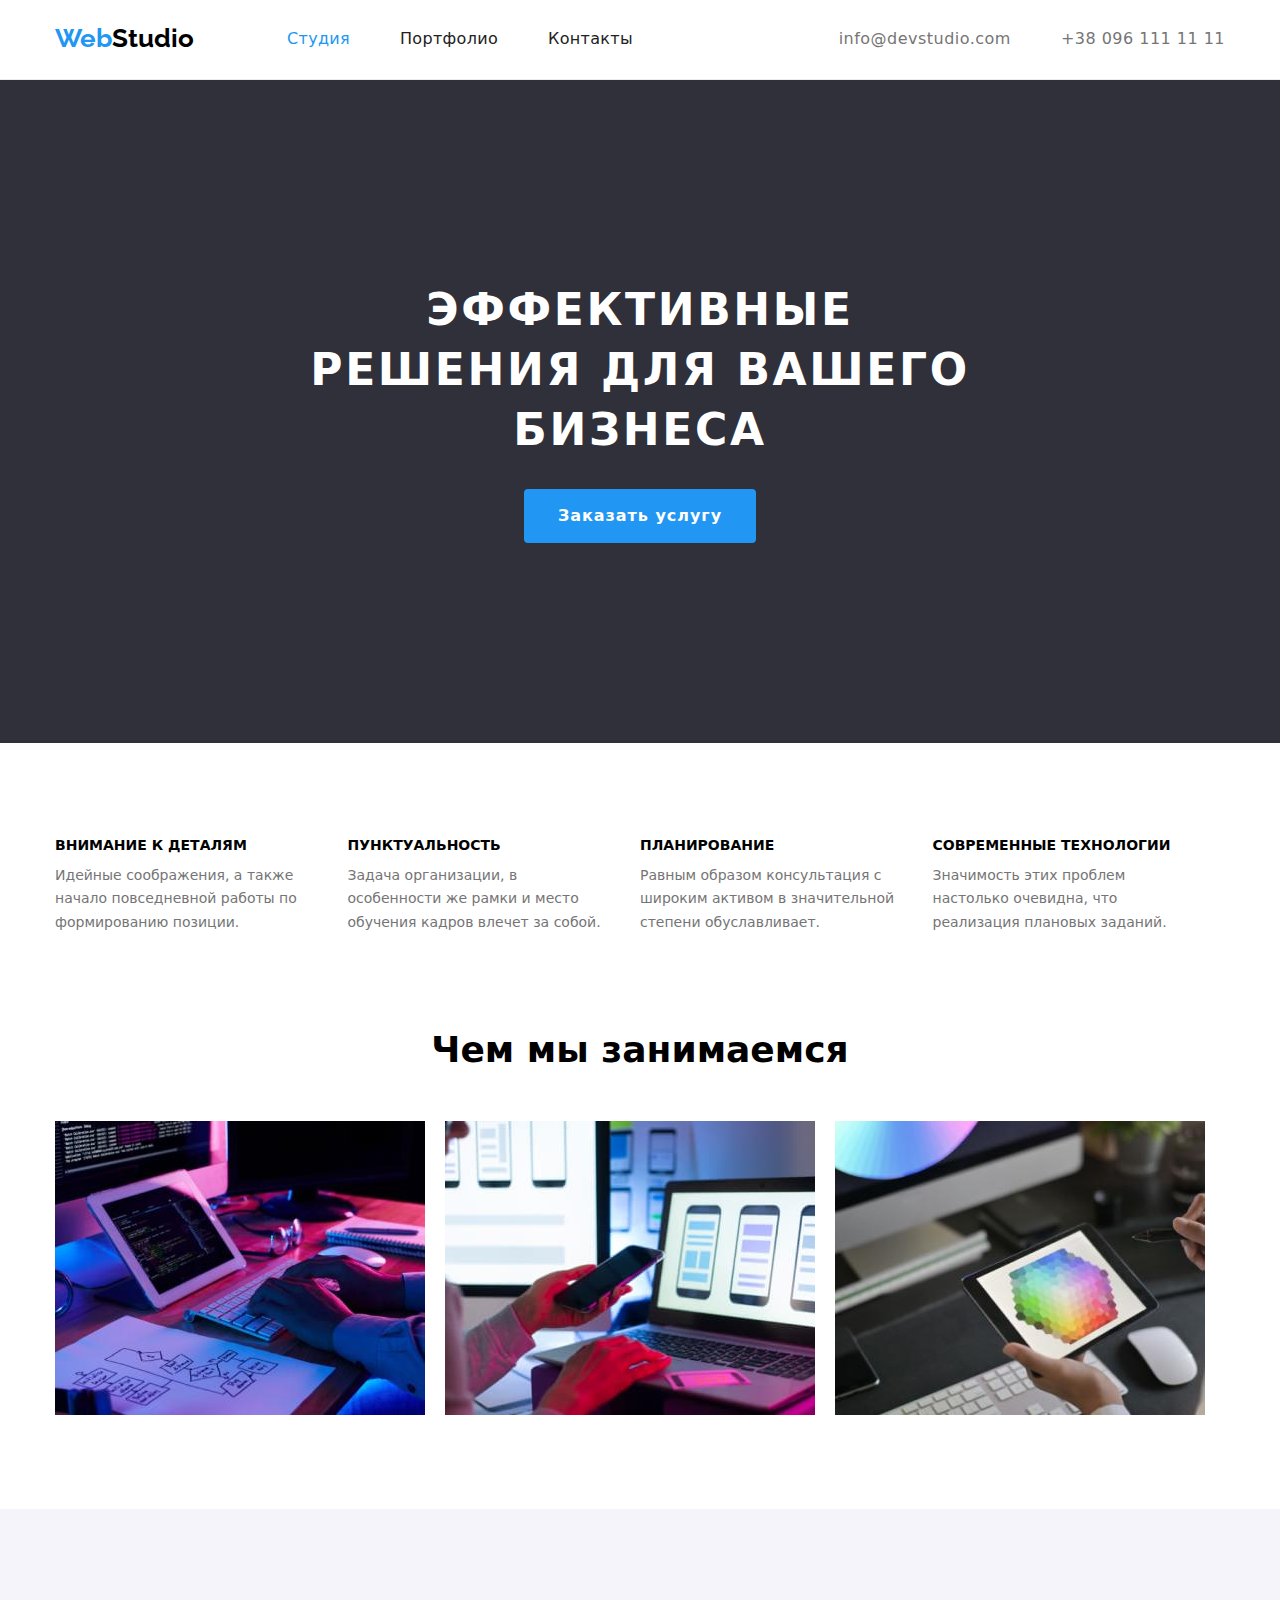
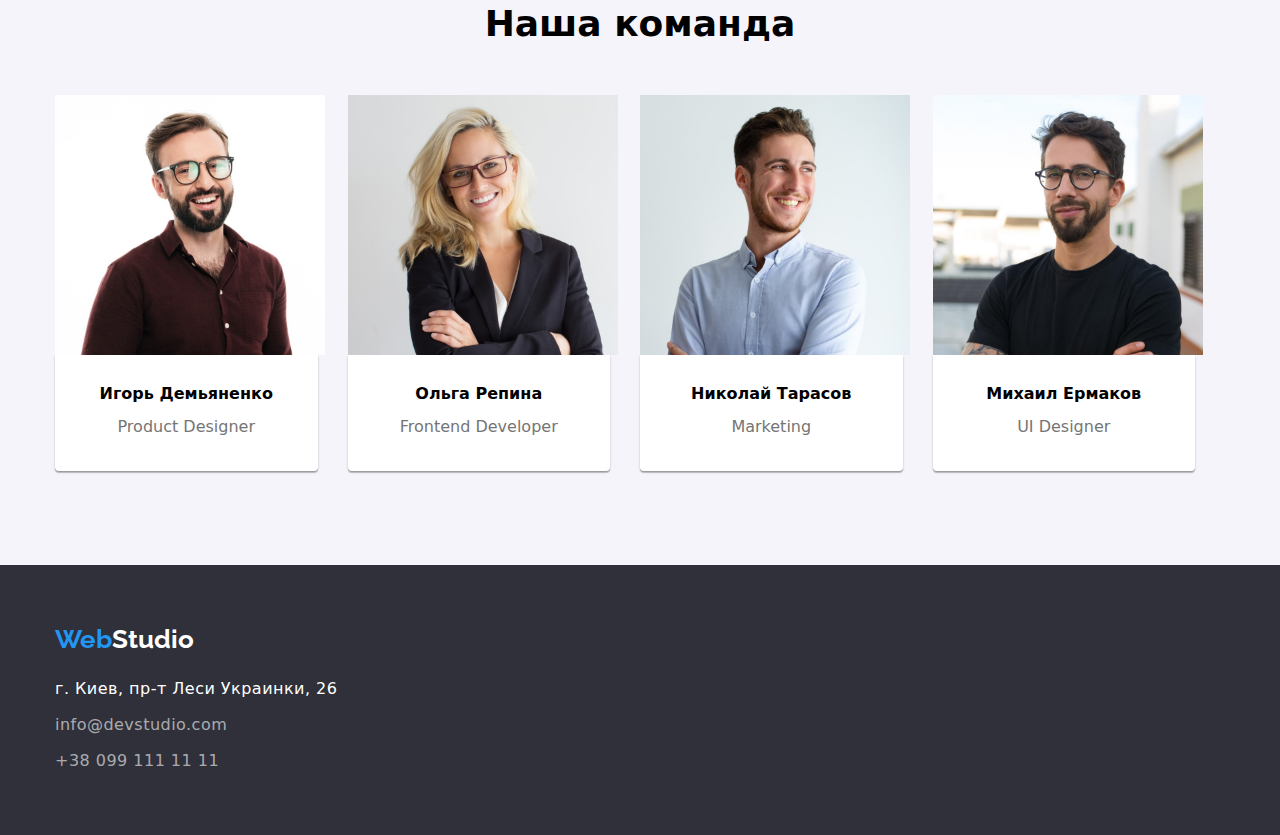
<file: index.html>
<!DOCTYPE html>
<html lang="ru">
    <head>
        <meta charset="UTF-8">
        <meta http-equiv="X-UA-Compatible" content="IE=edge">
        <meta name="viewport" content="width=device-width, initial-scale=1.0">
        <title>Document</title>
        <link rel="stylesheet"
            href="https://cdnjs.cloudflare.com/ajax/libs/modern-normalize/1.1.0/modern-normalize.min.css">
        <link rel="preconnect" href="https://fonts.googleapis.com">
        <link rel="preconnect" href="https://fonts.gstatic.com" crossorigin>
        <link
            href="https://fonts.googleapis.com/css2?family=Raleway:wght@700&family=Roboto:wght@400;500;700;900&display=swap"
            rel="stylesheet">
        <link rel="stylesheet" href="./css/styles.css">
    </head>


    <body>
        <header class="header">
            <div class="container header-container">
                <nav class="site-nav header-wrap">
                    <a class="link logo" href=""> <span class="web">Web</span>Studio</a>
                    <ul class="header-list list">
                        <li class="header-item"> <a class="header-link link
                                current-page-link"
                                href="">Студия</a></li>
                        <li class="header-item"> <a class="header-link link"
                                href="./portfolio.html"> Портфолио</a></li>
                        <li class="header-item"> <a class="header-link link"
                                href=""> Контакты</a></li>
                    </ul>
                </nav>
                <ul class="list contacts-nav">
                    <li class="contacts-item"> <a class="contacts-link link"
                            href="mailto:info@devstudio.com">info@devstudio.com</a></li>
                    <li class="contacts-item"> <a class="contacts-link link"
                            href="tel:+380961111111">+38
                            096
                            111 11 11</a></li>
                </ul>
            </div>
        </header>
        <main>
            <section class="hero">
                <div class="container">
                    <h1 class="hero-title">Эффективные решения для вашего
                        бизнеса</h1>
                    <button type="button hero-btn" class="button">Заказать
                        услугу</button>
                </div>
            </section>
            <section class="section">
                <div class="container">
                    <h2 class="visually-hidden">Наши преимущества</h2>
                    <ul class="advantages-list list">
                        <li class="advantages-item">
                            <h3 class="advantages-descr section-subtitle">Внимание
                                к
                                деталям</h3>
                            <p class="subtitle-text">Идейные соображения, а
                                также
                                начало повседневной
                                работы по формированию позиции.</p>
                        </li>
                        <li class="advantages-item">
                            <h3 class="advantages-descr section-subtitle">Пунктуальность</h3>
                            <p class="subtitle-text">Задача организации, в
                                особенности же рамки и место
                                обучения кадров влечет за собой.</p>
                        </li>
                        <li class="advantages-item">
                            <h3 class="advantages-descr section-subtitle">Планирование</h3>
                            <p class="subtitle-text">Равным образом
                                консультация
                                с
                                широким активом в
                                значительной степени обуславливает.</p>
                        </li>
                        <li class="advantages-item">
                            <h3 class="advantages-descr section-subtitle">Современные
                                технологии</h3>
                            <p class="subtitle-text">Значимость этих проблем
                                настолько очевидна, что
                                реализация плановых заданий.</p>
                        </li>
                    </ul>
                </div>
            </section>
            <section class="section features">
                <div class="container">
                    <h2 class="features-title section-title">Чем мы
                        занимаемся</h2>
                    <ul class="features-list list features-wrap">
                        <li class="features-item"> <img
                                src="./images/computer.jpg"
                                alt="схема" width="370"> </li>
                        <li class="features-item"> <img
                                src="./images/phone.jpg"
                                alt="телефон" width="370"> </li>
                        <li class="features-item"> <img
                                src="./images/colors.jpg"
                                alt="панель
                                цветов" width="370"> </li>
                    </ul>
                </div>
            </section>
            <section class="section team">
                <div class="container">
                    <h2 class="section-title team-title">Наша команда</h2>
                    <ul class="list team-list team-wrap">
                        <li class="team-item">
                            <img src="./images/Product-designer.jpg"
                                alt="Product-designer" width="270">
                            <div class="team-container">
                                <h3 class="team-member-name section-subtitle">Игорь
                                    Демьяненко</h3>
                                <p class="team-member-pos subtitle-text">Product
                                    Designer</p>
                            </div>
                        </li>
                        <li class="team-item">
                            <img src="./images/Front-end-developer.jpg"
                                alt="Front-end-developer" width="270">
                            <div class="team-container">
                                <h3 class="team-member-name section-subtitle">Ольга
                                    Репина</h3>
                                <p class="team-member-pos subtitle-text">Frontend
                                    Developer</p>
                            </div>
                        </li>
                        <li class="team-item">
                            <img src="./images/Marketing.jpg"
                                alt="Marketing" width="270">
                            <div class="team-container">
                                <h3 class="team-member-name section-subtitle">Николай
                                    Тарасов</h3>
                                <p class="team-member-pos subtitle-text">Marketing</p>
                            </div>
                        </li>
                        <li class="team-item">
                            <img src="./images/Designer.jpg"
                                alt="u-i-designer" width="270">
                            <div class="team-container">
                                <h3 class="team-member-name section-subtitle">Михаил
                                    Ермаков</h3>
                                <p class="team-member-pos subtitle-text">UI
                                    Designer</p>
                            </div>
                        </li>
                    </ul>
                </div>
            </section>
        </main>

        <footer class="footer">
            <div class="container">
                <a class="logo logo-white" href=""> <span class="web">Web</span>Studio</a>
                <address class="address">
                    <ul class="list footer-list">
                        <li class="address-item"> <a class="link contacts-link
                                address-link"
                                href="https://www.google.com/maps/place/%D0%B1%D1%83%D0%BB.+%D0%9B%D0%B5%D1%81%D0%B8+%D0%A3%D0%BA%D1%80%D0%B0%D0%B8%D0%BD%D0%BA%D0%B8,+26,+%D0%9A%D0%B8%D0%B5%D0%B2,+02000/@50.4265807,30.5361971,17z/data=!3m1!4b1!4m5!3m4!1s0x40d4cf0e033ecbe9:0x57a4dffefec77da0!8m2!3d50.4265807!4d30.5383859">г.
                                Киев,
                                пр-т Леси
                                Украинки, 26</a></li>
                        <li class="address-item"><a class="contacts-link-white
                                contacts-link
                                link"
                                href="mailto:info@devstudio.com">info@devstudio.com</a></li>
                        <li><a class="contacts-link-white
                                contacts-link
                                link"
                                href="tel:+380991111111">+38
                                099 111
                                11 11</a></li>
                    </ul>
                </address>
            </div>
        </footer>
    </body>
</html>
</file>
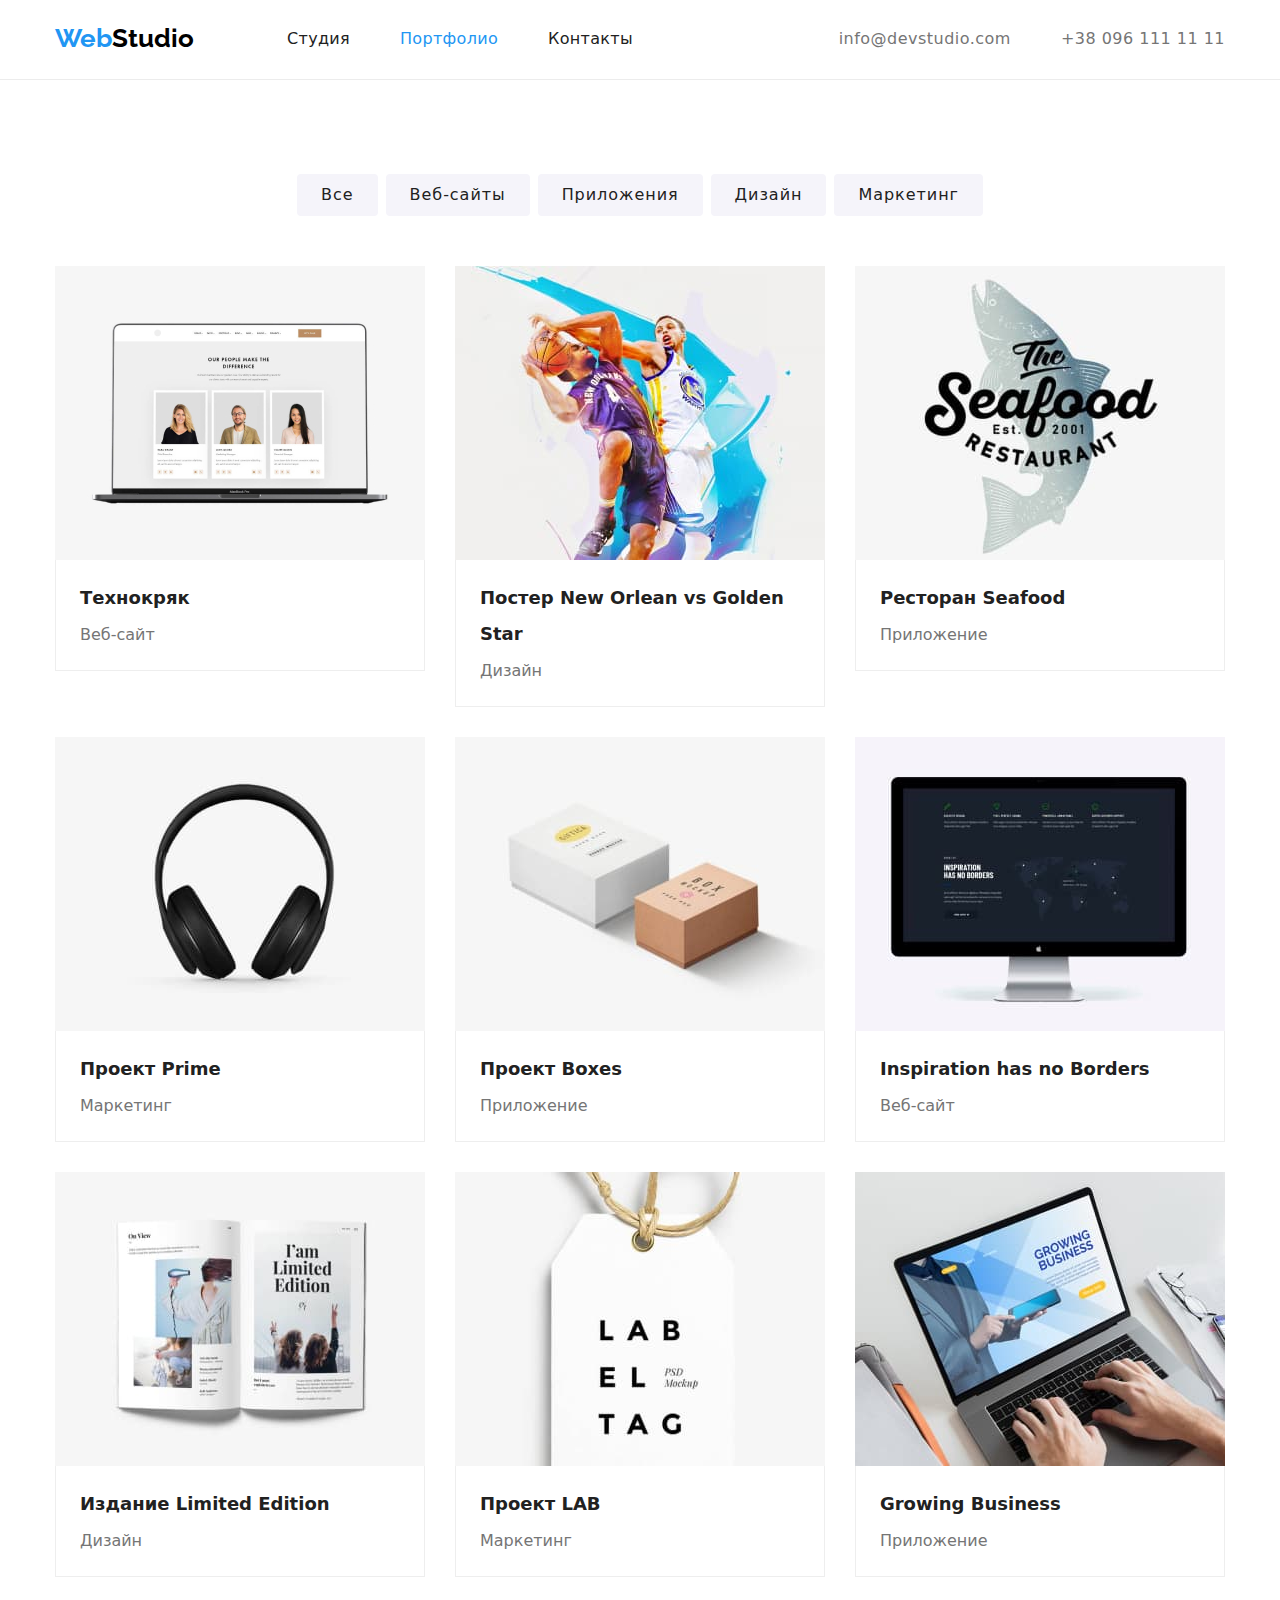
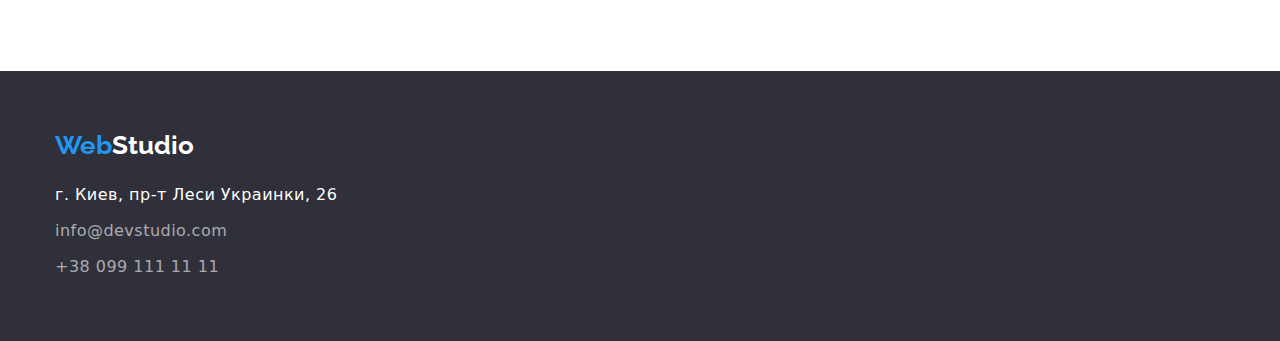
<file: portfolio.html>
<!DOCTYPE html>
<html lang="en">
    <head>
        <meta charset="UTF-8">
        <meta http-equiv="X-UA-Compatible" content="IE=edge">
        <meta name="viewport" content="width=device-width, initial-scale=1.0">
        <title>Document</title>
        <link rel="stylesheet"
            href="https://cdnjs.cloudflare.com/ajax/libs/modern-normalize/1.1.0/modern-normalize.min.css">
        <link rel="preconnect" href="https://fonts.googleapis.com">
        <link rel="preconnect" href="https://fonts.gstatic.com" crossorigin>
        <link
            href="https://fonts.googleapis.com/css2?family=Raleway:wght@700&family=Roboto:wght@400;500;700;900&display=swap"
            rel="stylesheet">
        <link rel="stylesheet" href="./css/styles.css">
    </head>
    <body class="page">

        <header class="header">
            <div class="container header-container">
                <nav class="site-nav header-wrap">
                    <a class="link logo" href=""> <span class="web">Web</span>Studio</a>
                    <ul class="header-list list">
                        <li class="header-item"> <a class="header-link link"
                                href="./index.html">Студия</a></li>
                        <li class="header-item"> <a class="header-link link
                                current-page-link"
                                href=""> Портфолио</a></li>
                        <li class="header-item"> <a class="header-link link"
                                href=""> Контакты</a></li>
                    </ul>
                </nav>
                <ul class="list contacts-nav">
                    <li class="contacts-item"> <a class="contacts-link link"
                            href="mailto:info@devstudio.com">info@devstudio.com</a></li>
                    <li class="contacts-item"> <a class="contacts-link link"
                            href="tel:+380961111111">+38
                            096
                            111 11 11</a></li>
                </ul>
            </div>
        </header>
        <main>
            <section class="section">
                <div class="container">
                    <h1 class="visually-hidden">Проекты</h1>
                    <ul class="list projects-list">
                        <li class="item projects-item">
                            <button type="button" class="button
                                projects-button">Все</button></li>
                        <li class="item projects-item"><button type="button"
                                class="button projects-button">Веб-сайты</button></li>
                        <li class="item projects-item"><button type="button"
                                class="button projects-button">Приложения</button></li>
                        <li class="item projects-item"><button type="button"
                                class="button projects-button"> Дизайн</button></li>
                        <li class="item projects-item"><button type="button"
                                class="button projects-button">Маркетинг</button></li>
                    </ul>
                    <ul class="list projects-wrap">
                        <li class="item projects-item-wrap">
                            <a href="" class="link">
                                <img
                                    src="./images/project1.jpg" alt="Сайт
                                    Технокряк" width="370">
                                <div class="projects-content">
                                    <h2 class="projects-name-link
                                        section-subtitle">Технокряк</h2>
                                    <p class="projects-type-link subtitle-text">Веб-сайт</p>
                                </div>
                            </a>

                        </li>
                        <li class="item projects-item-wrap">
                            <a href="" class="link">
                                <img
                                    src="./images/project2.jpg" alt="Дизайн
                                    Постер
                                    New Orlean vs
                                    Golden Star" width="370">
                                <div class="projects-content">
                                    <h2 class="projects-name-link
                                        section-subtitle">Постер
                                        New Orlean vs
                                        Golden Star</h2>
                                    <p class="projects-type-link subtitle-text">Дизайн</p>
                                </div>
                            </a>
                        </li>
                        <li class="item projects-item-wrap">
                            <a href="" class="link"><img
                                    src="./images/project3.jpg" alt="Ресторан
                                    Seafood" width="370">
                                <div class="projects-content">
                                    <h2 class="projects-name-link
                                        section-subtitle">Ресторан
                                        Seafood</h2>
                                    <p class="projects-type-link subtitle-text">Приложение</p>
                                </div>
                            </a>
                        </li>
                        <li class="item projects-item-wrap">
                            <a href="" class="link"><img
                                    src="./images/project4.jpg" alt="Наушники,
                                    проект Prime" width="370">
                                <div class="projects-content">
                                    <h2 class="projects-name-link
                                        section-subtitle">Проект
                                        Prime</h2>
                                    <p class="projects-type-link subtitle-text">Маркетинг</p>
                                </div>
                            </a>
                        </li>
                        <li class="item projects-item-wrap">
                            <a href="" class="link"><img
                                    src="./images/project5.jpg" alt="Boxes"
                                    width="370">
                                <div class="projects-content">
                                    <h2 class="projects-name-link
                                        section-subtitle">Проект
                                        Boxes</h2>
                                    <p class="projects-type-link subtitle-text">Приложение</p>
                                </div>
                            </a>
                        </li>
                        <li class="item projects-item-wrap">
                            <a href="" class="link">
                                <img
                                    src="./images/project6.jpg" alt="сайт
                                    Inspiration has no
                                    Borders" width="370">
                                <div class="projects-content">
                                    <h2 class="projects-name-link
                                        section-subtitle">Inspiration
                                        has no
                                        Borders</h2>
                                    <p class="projects-type-link subtitle-text">Веб-сайт</p>
                                </div>
                            </a>
                        </li>
                        <li class="item projects-item-wrap">
                            <a href="" class="link">
                                <img
                                    src="./images/project7.jpg" alt="Издание
                                    Limited
                                    Edition" width="370">
                                <div class="projects-content">
                                    <h2 class="projects-name-link
                                        section-subtitle">Издание
                                        Limited
                                        Edition</h2>
                                    <p class="projects-type-link subtitle-text">Дизайн</p>
                                </div>
                            </a>
                        </li>
                        <li class="item projects-item-wrap">
                            <a href="" class="link">
                                <img
                                    src="./images/project8.jpg" alt="Lab El Tag
                                    mock
                                    up" width="370">
                                <div class="projects-content">
                                    <h2 class="projects-name-link
                                        section-subtitle">Проект
                                        LAB</h2>
                                    <p class="projects-type-link subtitle-text">Маркетинг</p>
                                </div>
                            </a>
                        </li>
                        <li class="item projects-item-wrap">
                            <a href="" class="link">
                                <img
                                    src="./images/project9.jpg" alt="Приложение
                                    Growing Business" width="370">
                                <div class="projects-content">
                                    <h2 class="projects-name-link
                                        section-subtitle">Growing
                                        Business</h2>
                                    <p class="projects-type-link subtitle-text">Приложение</p>
                                </div>

                            </a>
                        </li>
                    </ul>
                </div>
            </section>
        </main>
        <footer class="footer">
            <div class="container">
                <a class="logo logo-white" href=""> <span class="web">Web</span>Studio</a>
                <address class="address">
                    <ul class="list footer-list">
                        <li class="address-item"> <a class="link contacts-link
                                address-link"
                                href="https://www.google.com/maps/place/%D0%B1%D1%83%D0%BB.+%D0%9B%D0%B5%D1%81%D0%B8+%D0%A3%D0%BA%D1%80%D0%B0%D0%B8%D0%BD%D0%BA%D0%B8,+26,+%D0%9A%D0%B8%D0%B5%D0%B2,+02000/@50.4265807,30.5361971,17z/data=!3m1!4b1!4m5!3m4!1s0x40d4cf0e033ecbe9:0x57a4dffefec77da0!8m2!3d50.4265807!4d30.5383859">г.
                                Киев,
                                пр-т Леси
                                Украинки, 26</a></li>
                        <li class="address-item"><a class="contacts-link-white
                                contacts-link link"
                                href="mailto:info@devstudio.com">info@devstudio.com</a></li>
                        <li><a class="contacts-link-white
                                contacts-link link"
                                href="tel:+380991111111">+38
                                099 111
                                11 11</a></li>
                    </ul>
                </address>
            </div>
        </footer>
    </body>
</html>
</file>
<file: css/styles.css>
/* осовной цвет текста #212121;
    акцент #2196F3;
    цвет текста-2  #757575;
    белый #FFFFFF;
 */
:root {
  --primary-text-color: #212121;
  --secondary-text-color: #757575;
  --btn-color: #ffffff;
  --accent-color: #2196f3;
  --background-section-color: #2f303a;
}

.body {
  font-family: "Roboto", sans-serif;
  letter-spacing: 0.03em;
  font-size: 14px;
  color: var(--primary-text-color);
}

p,
h1,
h2,
h3,
h4,
h5,
h6 {
  margin: 0;
}

ul,
p {
  margin: 0;
  padding: 0;
}

img {
  display: block;
}

.container {
  width: 1200px;
  padding-right: 15px;
  padding-left: 15px;
  margin: 0 auto;
}

.list {
  list-style: none;
}

.link {
  text-decoration: none;
}

.button {
  padding: 10px 32px;

  color: var(--btn-color);
  background-color: var(--accent-color);
  border-color: transparent;
  border-radius: 4px;
  font-family: inherit;
  font-weight: 700;
  font-size: 16px;
  line-height: 1.87;
  letter-spacing: 0.06em;
  cursor: pointer;
}

.button:hover,
.button:focus {
  color: #188ce8;
  background-color: #fff;
  box-shadow: 0px 4px 4px rgba(0, 0, 0, 0.15);
}

.visually-hidden {
  position: absolute;
  white-space: nowrap;
  width: 1px;
  height: 1px;
  overflow: hidden;
  border: 0;
  padding: 0;
  clip: rect(0 0 0 0);
  clip-path: inset(50%);
  margin: -1px;
}

/* HEADER */
.header {
  padding-top: 24px;
  padding-bottom: 25px;

  border-bottom: 1px solid #ececec;
}

.header-container {
  display: flex;
  align-items: center;
}

.header-wrap {
  display: flex;
  align-items: center;
}

.header-list {
  display: flex;
}
.header-item:not(:last-child) {
  margin-right: 50px;
}

/* Logo */
.logo {
  margin-right: 93px;

  color: #000000;
  font-family: Raleway, sans-serif;
  font-weight: 700;
  font-size: 26px;
}

.web {
  color: var(--accent-color);
}

/* Site Nav */
.site-nav {
  display: flex;
  align-items: center;
}

.header-link {
  color: var(--primary-text-color);
  font-weight: 500;
  line-height: 1.14;
  letter-spacing: 0.02em;
}

.header-link:hover,
.header-link:focus {
  color: var(--accent-color);
}

/* Contacts Nav */
.contacts-nav {
  display: flex;
  margin-left: auto;
}

.contacts-link {
  color: var(--secondary-text-color);
  font-weight: 500;
  line-height: 1.71;
  letter-spacing: 0.03em;
}

.contacts-item + .contacts-item {
  margin-left: 50px;
}

.contacts-link:hover,
.contacts-link:focus {
  color: var(--accent-color);
}

/* Hero */
.hero {
  padding-top: 200px;
  padding-bottom: 200px;

  background-color: var(--background-section-color);
  text-align: center;
}

.hero-title {
  width: 696px;
  margin-left: auto;
  margin-right: auto;
  margin-bottom: 30px;

  color: #ffffff;
  font-weight: 900;
  font-size: 44px;
  line-height: 1.36;
  text-align: center;
  letter-spacing: 0.06em;
  text-transform: uppercase;
}

.hero-btn {
  padding-top: 30px;
}

/* section */
.section {
  padding-bottom: 94px;
  padding-top: 94px;
}

.section-title {
  font-weight: 700;
  font-size: 36px;
  line-height: 1.16;
  text-align: center;
}

.section-subtitle {
  margin-bottom: 10px;

  font-weight: 700;
  line-height: 1.16;
}
.subtitle-text {
  font-size: 14px;
  line-height: 1.71;
  color: var(--secondary-text-color);
}

/* FEATURES */
.features {
  padding-top: 0;
}

.features-title {
  margin-bottom: 50px;
}

.features-wrap {
  display: flex;
}

.features-item {
  width: calc((100% - 90px) / 3);
}

.features-item:not(:last-child) {
  margin-right: 30px;
}

/* ADVANTAGES */

.advantages-descr {
  font-size: 14px;
  text-transform: uppercase;
}

.advantages-list {
  display: flex;
}

.advantages-item {
  width: calc((100% - 120px) / 4);
}

.advantages-item:not(:last-child) {
  margin-right: 30px;
}

/* TEAM */

.team {
  background-color: #f5f4fa;
}
.team-wrap {
  display: flex;
}

.team-item {
  width: calc((100% - 120px) / 4);
}

.team-item:not(:last-child) {
  margin-right: 30px;
}

.team-title {
  margin-bottom: 50px;
}

.team-container {
  padding-top: 30px;
  padding-bottom: 30px;

  background-color: #fff;
  text-align: center;
  box-shadow: 0px 1px 3px rgba(0, 0, 0, 0.12), 0px 1px 1px rgba(0, 0, 0, 0.14),
    0px 2px 1px rgba(0, 0, 0, 0.2);
  border-radius: 0px 0px 4px 4px;
}

.team-member-name {
  font-size: 16px;
}

.team-member-pos {
  font-size: 16px;
}

/* Footer */
.footer {
  padding-top: 60px;
  padding-bottom: 60px;

  background-color: var(--background-section-color);
  color: #ffffff;
}

.logo-white {
  display: inline-block;
  margin-bottom: 20px;
  margin-right: 0;

  color: #ffffff;
  text-decoration: none;
}

.address {
  font-style: normal;
}
.address-link {
  color: #ffffff;
}

.contacts-link-white {
  color: rgba(255, 255, 255, 0.6);
}

.address-item {
  margin-bottom: 9px;
}

/* Projects */
.current-page-link {
  color: var(--accent-color);
}

.projects-list {
  display: flex;
  justify-content: center;
  margin-bottom: 50px;
}

.projects-item + .projects-item {
  margin-left: 8px;
}

.projects-button {
  padding: 6px 22px;

  background-color: #f5f4fa;
  color: var(--primary-text-color);
  font-weight: 500;
  line-height: 1.63;
  border-radius: 4px;
}

.projects-button:hover,
.projects-button:focus {
  background-color: var(--accent-color);
  color: var(--btn-color);
}

.projects-name-link {
  margin-bottom: 4px;

  font-size: 18px;
  line-height: 2;
  color: var(--primary-text-color);
}

.projects-type-link {
  font-size: 16px;
  line-height: 1.87;
  color: var(--secondary-text-color);
}

.projects-wrap {
  display: flex;
  flex-wrap: wrap;
  margin: -15px;
}

.projects-item-wrap {
  width: calc((100% - 90px) / 3);
  margin: 15px;
}

.projects-content {
  padding: 20px 24px;

  border: 1px solid #eeeeee;
  border-top: none;
}
</file>
